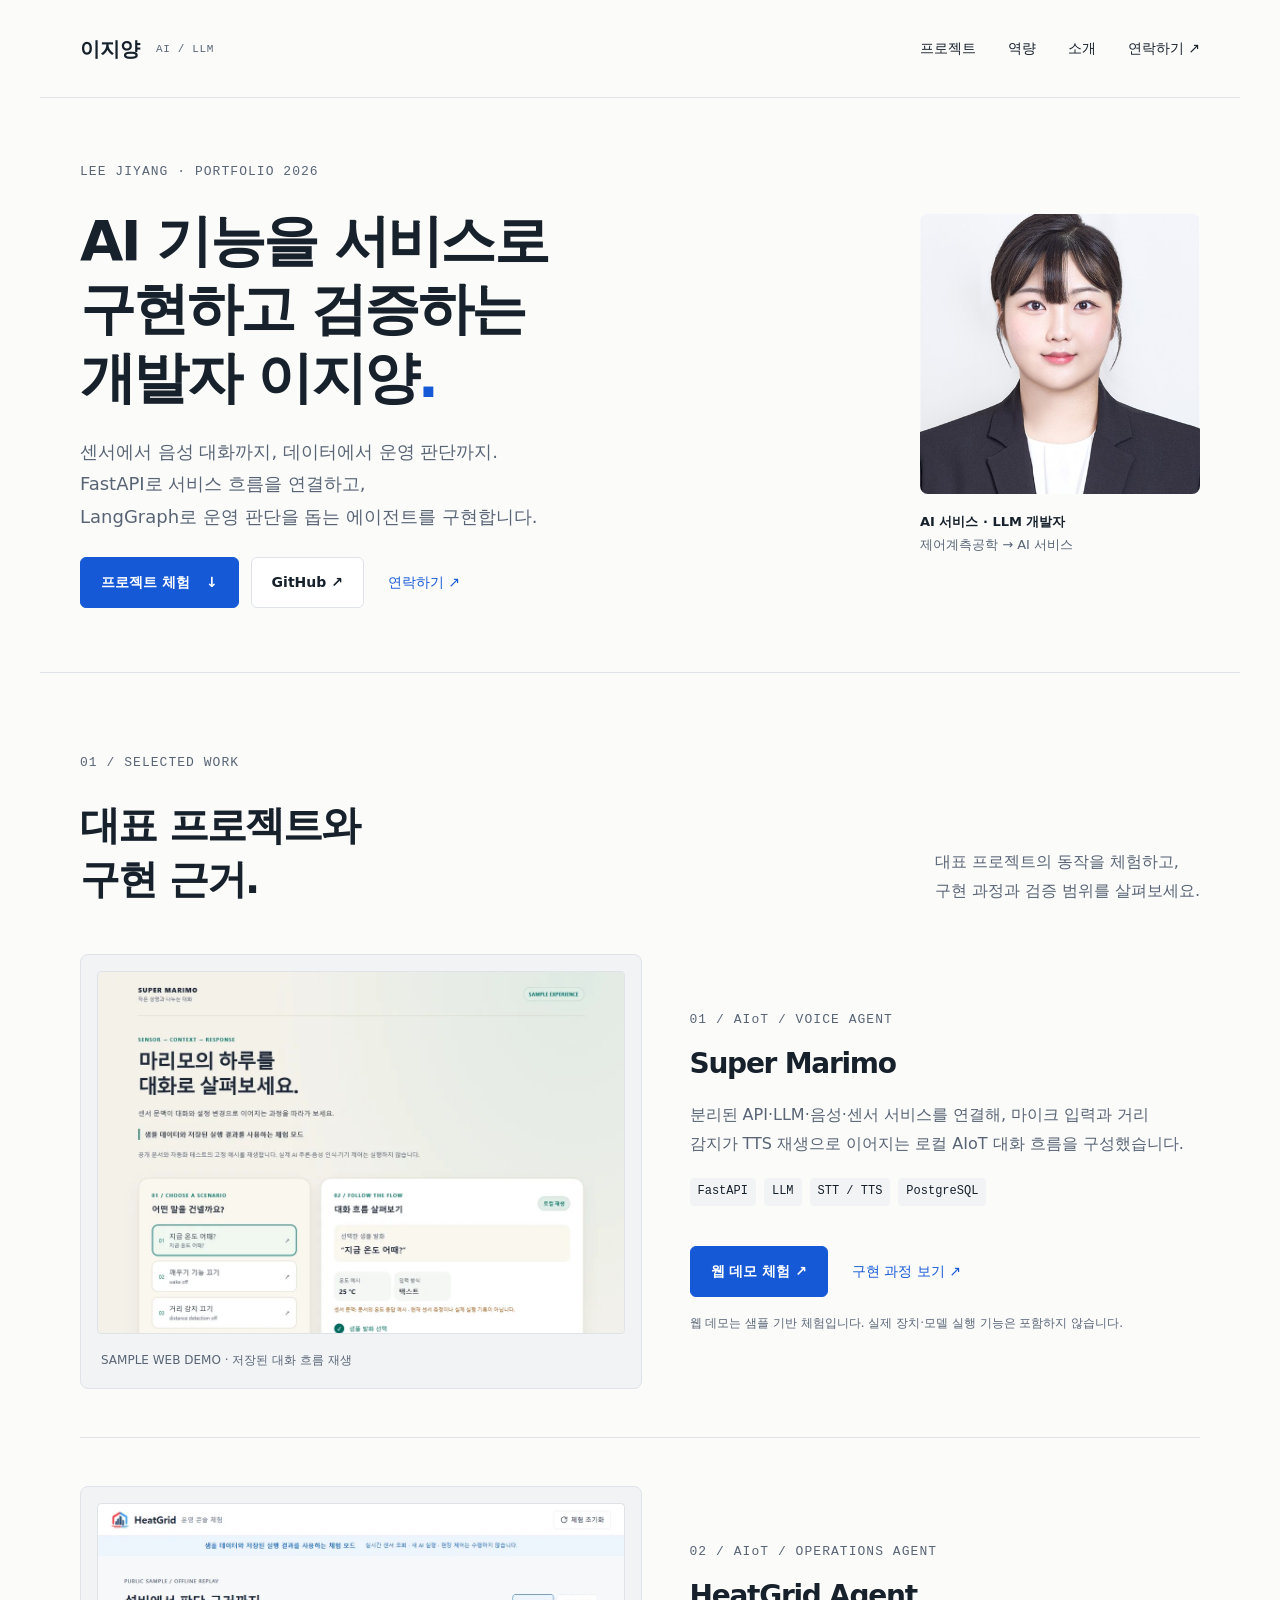
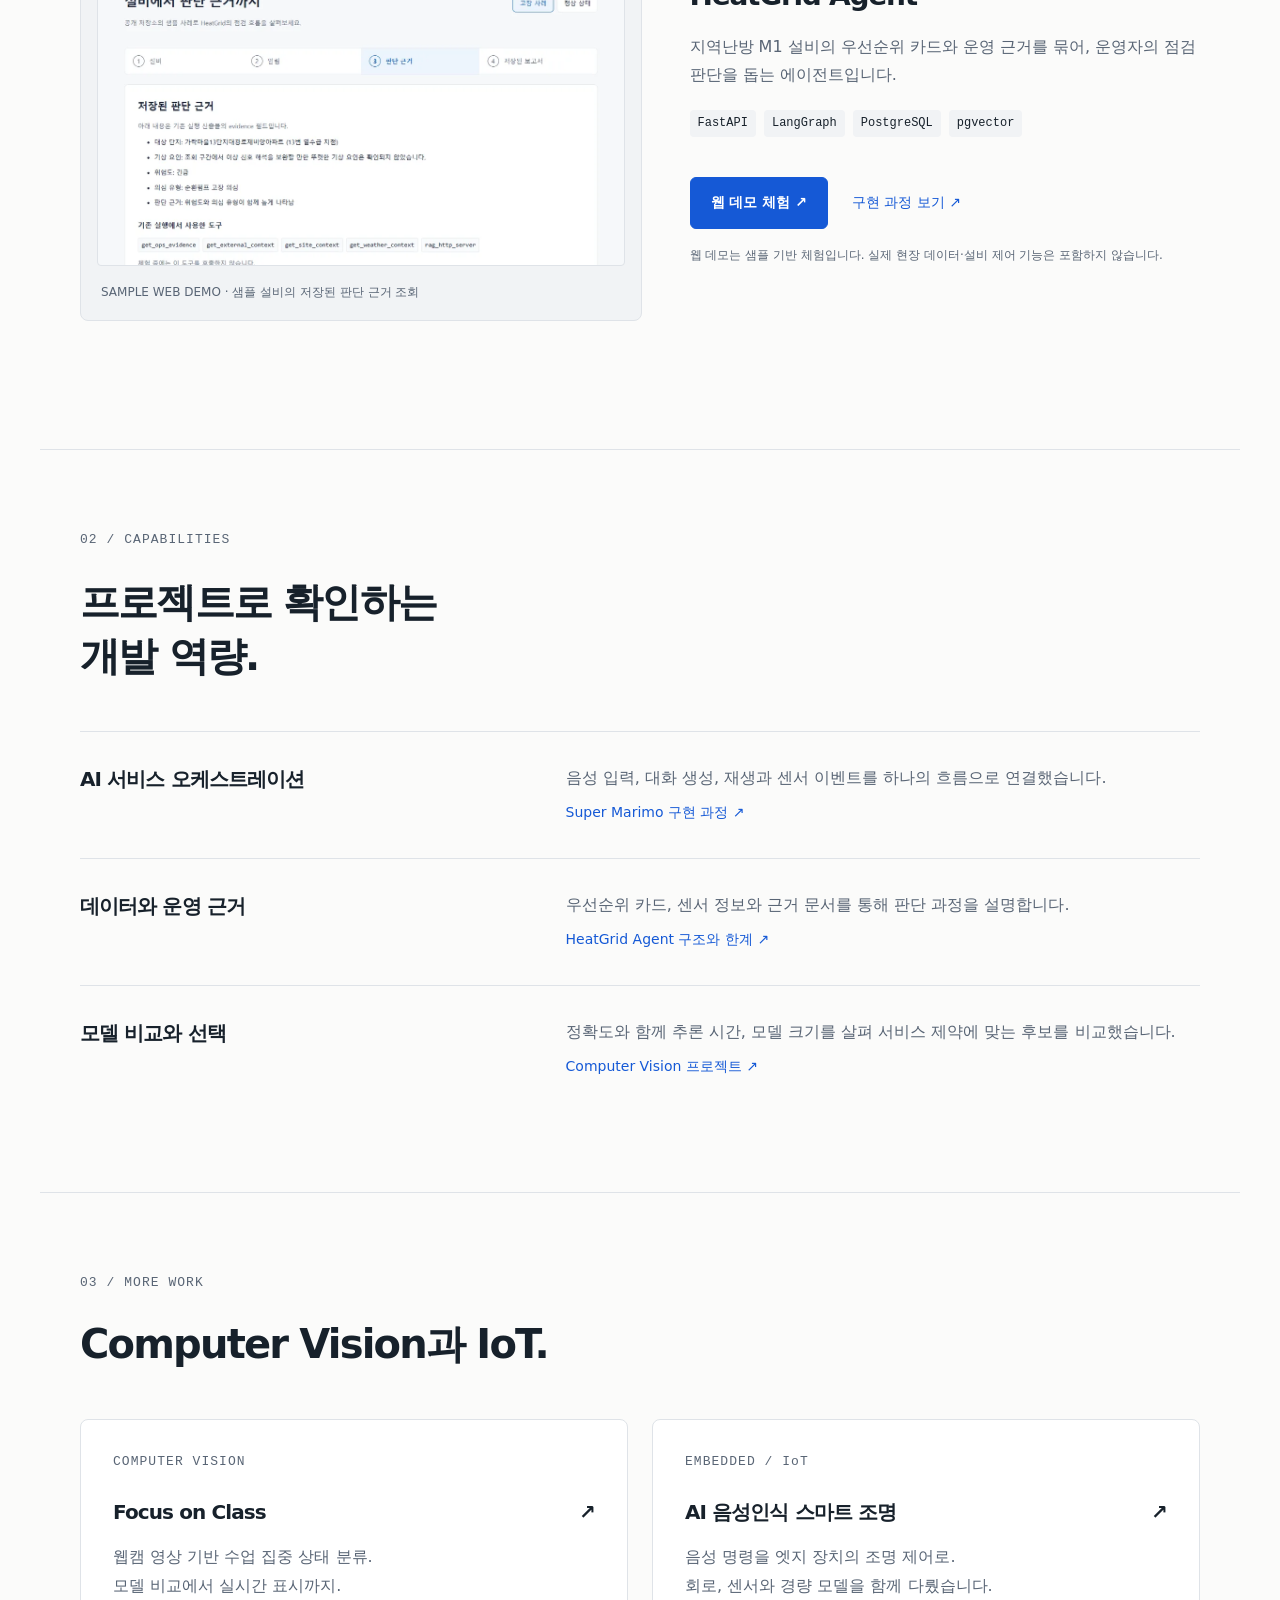
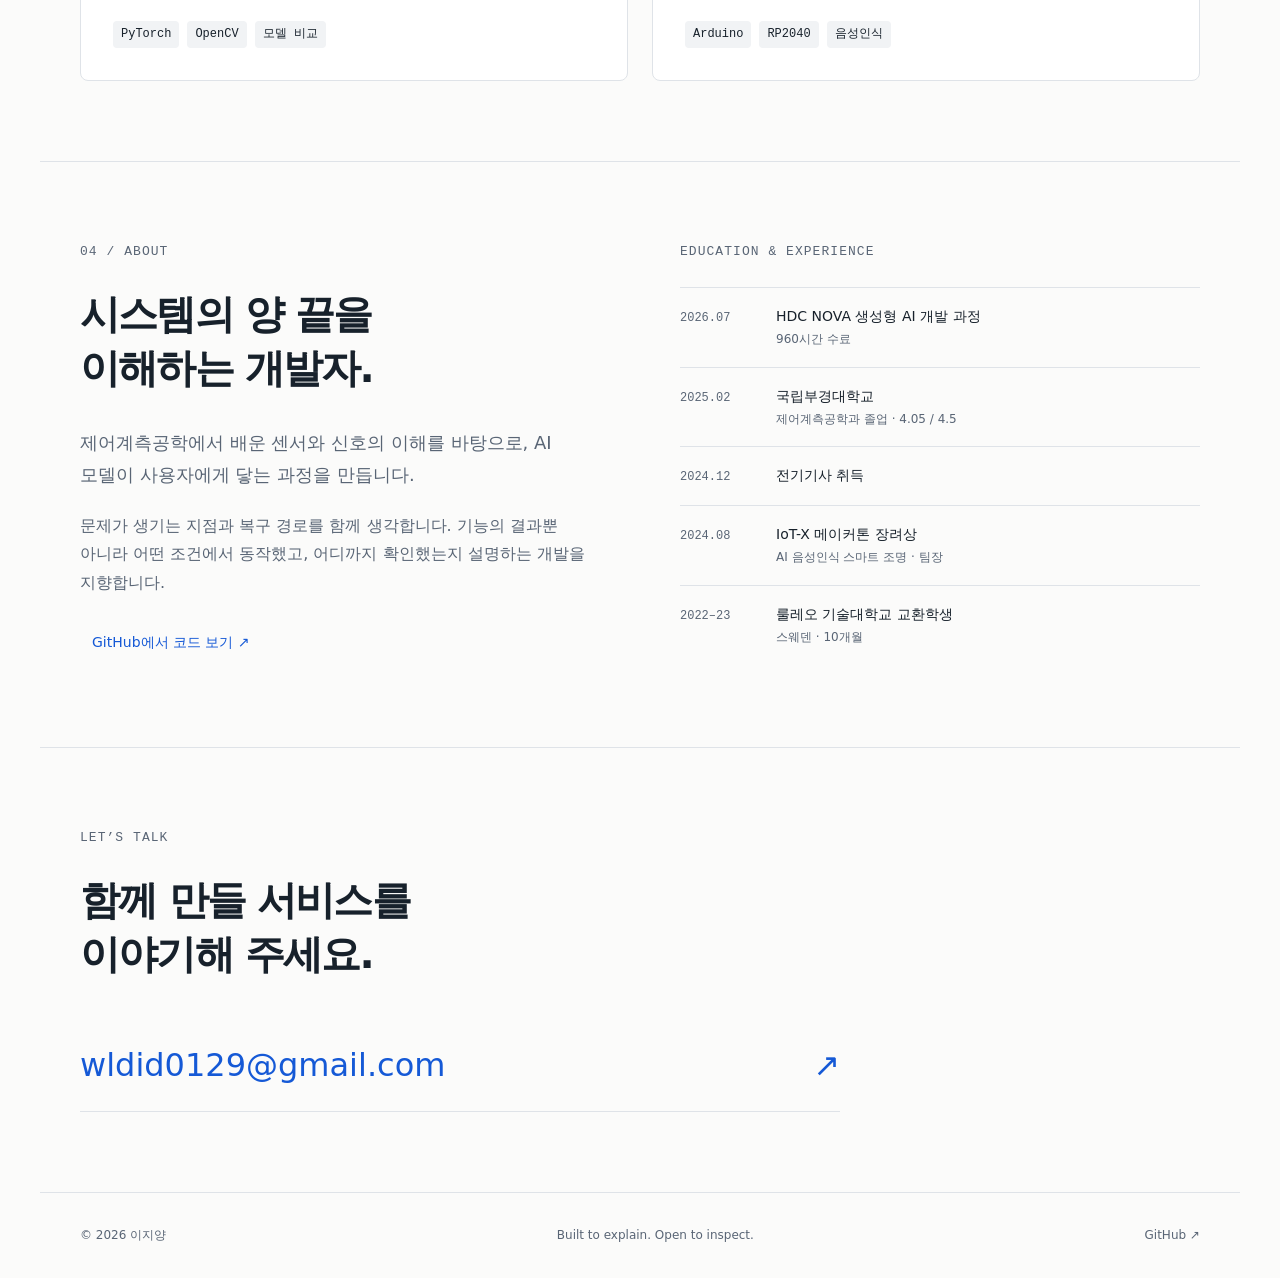
<file: index.html>
<!doctype html>
<html lang="ko"><head><meta charset="utf-8"><meta name="viewport" content="width=device-width,initial-scale=1"><meta name="description" content="AI 기능을 서비스로 구현하고 검증하는 개발자 이지양. AIoT 음성 대화와 운영 판단 지원 프로젝트의 구현 과정과 근거를 소개합니다."><meta name="theme-color" content="#fbfbfa"><link rel="icon" href="assets/favicon.svg" type="image/svg+xml"><link rel="canonical" href="https://jiyang-lee.github.io/"><meta property="og:type" content="website"><meta property="og:locale" content="ko_KR"><meta property="og:title" content="이지양 — AI 서비스 · LLM 개발자"><meta property="og:description" content="AI 기능을 서비스로 구현하고 검증합니다. Super Marimo와 HeatGrid Agent의 구현 과정과 근거를 확인하세요."><meta property="og:url" content="https://jiyang-lee.github.io/"><meta property="og:image" content="https://jiyang-lee.github.io/assets/portrait-720.jpg"><meta name="twitter:card" content="summary"><title>이지양 — AI 서비스 · LLM 개발자</title><link rel="stylesheet" href="assets/styles.css"><script type="module" src="assets/app.js"></script></head><body>
<a class="skip" href="#main">본문으로 건너뛰기</a>
<header class="header wrap"><a class="brand" href="#/">이지양<span>AI / LLM</span></a><nav aria-label="주요 메뉴"><a href="#projects">프로젝트</a><a href="#capabilities">역량</a><a href="#about">소개</a><a href="mailto:wldid0129@gmail.com">연락하기 <span aria-hidden="true">↗</span></a></nav></header>
<main id="main" tabindex="-1"><div id="home">
<section class="hero wrap"><div><p class="eyebrow">LEE JIYANG · PORTFOLIO 2026</p><h1>AI 기능을 서비스로<br>구현하고 검증하는<br>개발자 이지양<span class="blue">.</span></h1><p class="lead">센서에서 음성 대화까지, 데이터에서 운영 판단까지.<br>FastAPI로 서비스 흐름을 연결하고,<br>LangGraph로 운영 판단을 돕는 에이전트를 구현합니다.</p><div class="actions"><a class="button primary" href="#projects">프로젝트 체험 <span aria-hidden="true">↓</span></a><a class="button" href="https://github.com/jiyang-lee">GitHub ↗</a><a class="text-link" href="mailto:wldid0129@gmail.com">연락하기 ↗</a></div></div><figure class="portrait"><img src="assets/portrait-480.jpg" srcset="assets/portrait-240.jpg 240w, assets/portrait-480.jpg 480w, assets/portrait-720.jpg 720w" sizes="(max-width:767px) 136px, 280px" width="480" height="480" alt="이지양의 프로필 사진"><figcaption><span>AI 서비스 · LLM 개발자</span><span>제어계측공학 → AI 서비스</span></figcaption></figure></section>
<section class="section wrap" id="projects"><div class="section-heading"><p class="eyebrow">01 / SELECTED WORK</p><h2>대표 프로젝트와<br>구현 근거.</h2><p>대표 프로젝트의 동작을 체험하고,<br>구현 과정과 검증 범위를 살펴보세요.</p></div><div id="featured"></div></section>
<section class="section wrap" id="capabilities"><div class="section-heading"><p class="eyebrow">02 / CAPABILITIES</p><h2>프로젝트로 확인하는<br>개발 역량.</h2></div><div class="evidence-list"><a class="evidence-row" href="#/projects/super-marimo"><h3>AI 서비스 오케스트레이션</h3><p>음성 입력, 대화 생성, 재생과 센서 이벤트를 하나의 흐름으로 연결했습니다.<span>Super Marimo 구현 과정 ↗</span></p></a><a class="evidence-row" href="#/projects/heatgrid-agent"><h3>데이터와 운영 근거</h3><p>우선순위 카드, 센서 정보와 근거 문서를 통해 판단 과정을 설명합니다.<span>HeatGrid Agent 구조와 한계 ↗</span></p></a><a class="evidence-row" href="#/projects/focus-on-class"><h3>모델 비교와 선택</h3><p>정확도와 함께 추론 시간, 모델 크기를 살펴 서비스 제약에 맞는 후보를 비교했습니다.<span>Computer Vision 프로젝트 ↗</span></p></a></div></section>
<section class="section wrap"><div class="section-heading"><p class="eyebrow">03 / MORE WORK</p><h2>Computer Vision과 IoT.</h2></div><div class="support-grid"><a class="support-card" href="#/projects/focus-on-class"><p class="eyebrow">COMPUTER VISION</p><h3>Focus on Class <span>↗</span></h3><p>웹캠 영상 기반 수업 집중 상태 분류.<br>모델 비교에서 실시간 표시까지.</p><div class="tags"><span>PyTorch</span><span>OpenCV</span><span>모델 비교</span></div></a><a class="support-card" href="#/projects/smart-light"><p class="eyebrow">EMBEDDED / IoT</p><h3>AI 음성인식 스마트 조명 <span>↗</span></h3><p>음성 명령을 엣지 장치의 조명 제어로.<br>회로, 센서와 경량 모델을 함께 다뤘습니다.</p><div class="tags"><span>Arduino</span><span>RP2040</span><span>음성인식</span></div></a></div></section>
<section class="section wrap about" id="about"><div><p class="eyebrow">04 / ABOUT</p><h2>시스템의 양 끝을<br>이해하는 개발자.</h2><p class="lead">제어계측공학에서 배운 센서와 신호의 이해를 바탕으로, AI 모델이 사용자에게 닿는 과정을 만듭니다.</p><p>문제가 생기는 지점과 복구 경로를 함께 생각합니다. 기능의 결과뿐 아니라 어떤 조건에서 동작했고, 어디까지 확인했는지 설명하는 개발을 지향합니다.</p><a class="text-link" href="https://github.com/jiyang-lee">GitHub에서 코드 보기 ↗</a></div><div class="timeline"><p class="eyebrow">EDUCATION & EXPERIENCE</p><dl><div><dt>2026.07</dt><dd>HDC NOVA 생성형 AI 개발 과정<span>960시간 수료</span></dd></div><div><dt>2025.02</dt><dd>국립부경대학교<span>제어계측공학과 졸업 · 4.05 / 4.5</span></dd></div><div><dt>2024.12</dt><dd>전기기사 취득</dd></div><div><dt>2024.08</dt><dd>IoT-X 메이커톤 장려상<span>AI 음성인식 스마트 조명 · 팀장</span></dd></div><div><dt>2022–23</dt><dd>룰레오 기술대학교 교환학생<span>스웨덴 · 10개월</span></dd></div></dl></div></section>
<section class="contact wrap" id="contact"><p class="eyebrow">LET’S TALK</p><h2>함께 만들 서비스를<br>이야기해 주세요.</h2><a href="mailto:wldid0129@gmail.com">wldid0129@gmail.com <span aria-hidden="true">↗</span></a></section>
</div><article id="detail" class="wrap detail" hidden></article></main><footer class="footer wrap"><span>© 2026 이지양</span><span>Built to explain. Open to inspect.</span><a href="https://github.com/jiyang-lee">GitHub ↗</a></footer></body></html>
</file>
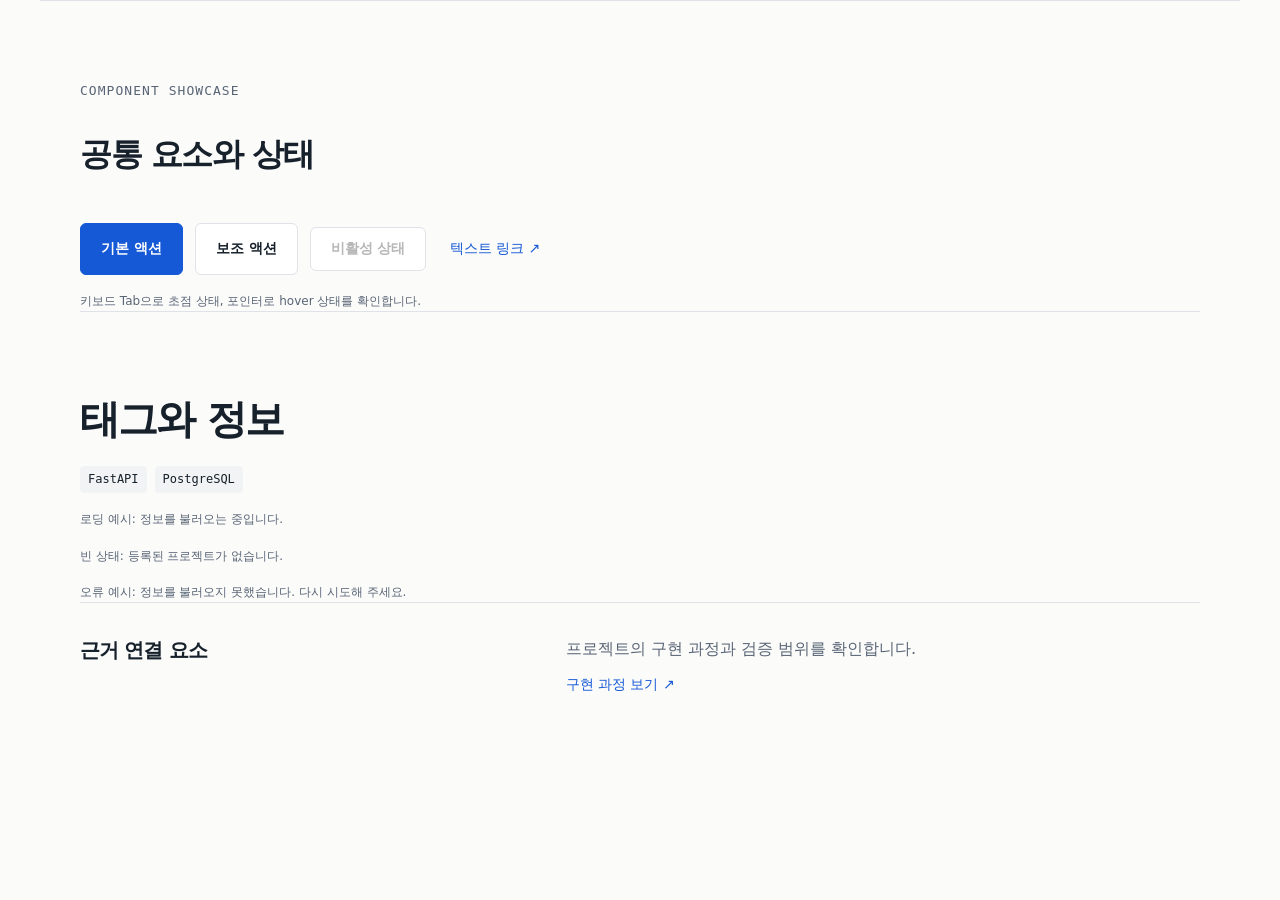
<file: components.html>
<!doctype html><html lang="ko"><head><meta charset="utf-8"><meta name="viewport" content="width=device-width,initial-scale=1"><title>Portfolio component showcase</title><link rel="stylesheet" href="assets/styles.css"></head><body><main class="wrap section"><p class="eyebrow">COMPONENT SHOWCASE</p><h1>공통 요소와 상태</h1><div class="actions"><a class="button primary" href="#examples">기본 액션</a><a class="button" href="#examples">보조 액션</a><button class="button" disabled>비활성 상태</button><a class="text-link" href="#examples">텍스트 링크 ↗</a></div><p class="note">키보드 Tab으로 초점 상태, 포인터로 hover 상태를 확인합니다.</p><section class="section" id="examples"><h2>태그와 정보</h2><div class="tags"><span>FastAPI</span><span>PostgreSQL</span></div><p class="note" role="status">로딩 예시: 정보를 불러오는 중입니다.</p><p class="note">빈 상태: 등록된 프로젝트가 없습니다.</p><p class="note" role="alert">오류 예시: 정보를 불러오지 못했습니다. 다시 시도해 주세요.</p><a class="evidence-row" href="index.html#/projects/super-marimo"><h3>근거 연결 요소</h3><p>프로젝트의 구현 과정과 검증 범위를 확인합니다.<span>구현 과정 보기 ↗</span></p></a></section></main></body></html>
</file>
<file: assets/styles.css>
:root{--canvas:#fbfbfa;--surface:#fff;--inset:#f1f3f5;--ink:#17212b;--muted:#596575;--line:#dfe3e8;--blue:#1559d6;--blue-hover:#1046ac;--wash:#eaf1ff;--s1:4px;--s2:8px;--s3:12px;--s4:16px;--s5:20px;--s6:24px;--s8:32px;--s10:40px;--s12:48px;--s16:64px;--s20:80px;--s24:96px;--caption:13px;--body:16px;--lead:18px;--subhead:20px;--project:28px;--radius:8px;--button-radius:6px;--content:1120px;--reading:760px;--font:Pretendard,'Apple SD Gothic Neo','Malgun Gothic',system-ui,sans-serif;--mono:ui-monospace,Consolas,monospace}

*{box-sizing:border-box}
html{scroll-behavior:smooth;scroll-padding-top:var(--s6)}
body{margin:0;background:var(--canvas);color:var(--ink);font:var(--body)/1.8 var(--font);word-break:keep-all;overflow-wrap:anywhere}
a{color:inherit;text-decoration:none}
button,a{ -webkit-tap-highlight-color:transparent}
a:focus-visible,button:focus-visible{outline:3px solid var(--blue);outline-offset:5px}
a:hover{color:var(--blue)}
a:active{opacity:.72}
img{display:block;max-width:100%}
h1,h2,h3,p,figure{margin:0}
h1,h2,h3{font-weight:650;letter-spacing:-.045em}
h2{font-size:clamp(28px,3.2vw,40px);line-height:1.35}
h3{font-size:var(--subhead);line-height:1.5}
.wrap{max-width:calc(var(--content) + var(--s20));padding-inline:var(--s10);margin-inline:auto}
.header{display:flex;justify-content:space-between;align-items:center;padding-block:var(--s6);gap:var(--s6);border-bottom:1px solid var(--line)}
.brand{font-size:var(--subhead);font-weight:700;display:flex;gap:var(--s4);align-items:center}
.brand span{font:11px var(--mono);letter-spacing:.06em;color:var(--muted)}
nav{display:flex;gap:var(--s8);align-items:center}
nav a{font-size:14px;padding-block:var(--s3)}
.eyebrow{font:var(--caption)/1.6 var(--mono);letter-spacing:.08em;color:var(--muted);margin-bottom:var(--s6)}
.hero{padding-block:var(--s16);display:grid;grid-template-columns:1fr 280px;gap:var(--s20);align-items:center}
.hero h1{font-size:clamp(34px,4.4vw,56px);line-height:1.22}
.blue{color:var(--blue)}
.lead{font-size:var(--lead);line-height:1.8;color:var(--muted);margin-top:var(--s8)}
.actions{display:flex;align-items:center;flex-wrap:wrap;gap:var(--s3);margin-top:var(--s10)}
.button{display:inline-flex;align-items:center;justify-content:center;gap:var(--s4);min-height:44px;padding:var(--s3) var(--s5);border:1px solid var(--line);background:var(--surface);border-radius:var(--button-radius);font-size:14px;font-weight:600;transition:opacity 150ms,color 150ms,background-color 150ms}
.button.primary{background:var(--blue);color:var(--surface);border-color:var(--blue)}
.button.primary:hover{background:var(--blue-hover)}
.button:hover{border-color:var(--blue)}
.text-link{display:inline-block;padding:var(--s3);color:var(--blue);font-size:14px}
.text-link:hover{text-decoration:underline}
.portrait{padding-top:0}
.portrait img{width:280px;height:auto;aspect-ratio:1;object-fit:cover;border-radius:var(--radius)}
.portrait figcaption{display:flex;flex-direction:column;padding-top:var(--s4);font-size:var(--caption);color:var(--muted)}
.portrait figcaption span:first-child{color:var(--ink);font-weight:600}
.section{padding-block:var(--s20);border-top:1px solid var(--line)}
.section-heading{display:grid;grid-template-columns:1fr 1fr;gap:var(--s6);margin-bottom:var(--s12);align-items:end}
.section-heading .eyebrow{grid-column:1/-1;margin-bottom:0}
.section-heading>p:last-child:not(.eyebrow){justify-self:end;color:var(--muted)}
.feature{display:grid;grid-template-columns:1.1fr 1fr;gap:var(--s12);padding-block:var(--s12);border-top:1px solid var(--line);align-items:center}
.feature:first-child{padding-top:0;border-top:0}
.feature h3{font-size:var(--project);margin-bottom:var(--s4)}
.feature .summary{color:var(--muted);margin-bottom:var(--s5)}
.feature .eyebrow{margin-bottom:var(--s3)}
.tags{display:flex;flex-wrap:wrap;gap:var(--s2);margin-top:var(--s5)}
.tags span{background:var(--inset);padding:var(--s1) var(--s2);font:12px/1.6 var(--mono);border-radius:var(--s1)}
.preview{background:var(--inset);border:1px solid var(--line);border-radius:var(--radius);padding:var(--s8);min-height:300px;display:flex;flex-direction:column;justify-content:center}
.preview img{border-radius:var(--s1);width:100%;height:auto}
.preview .eyebrow{font-size:11px}
.flow{display:grid;gap:var(--s3)}
.flow div{display:flex;justify-content:space-between;gap:var(--s4);padding:var(--s3) var(--s4);background:var(--surface);border:1px solid var(--line);border-radius:var(--s1);font-size:14px}
.flow span{color:var(--muted);font-size:12px}
.flow-caption{font-size:12px;color:var(--muted);margin-top:var(--s4)}
.note{font-size:12px;line-height:1.7;color:var(--muted);margin-top:var(--s4)}
.evidence-row{display:grid;grid-template-columns:1fr 1.45fr;gap:var(--s12);padding-block:var(--s8);border-top:1px solid var(--line)}
.evidence-row p{color:var(--muted)}
.evidence-row span{display:block;color:var(--blue);font-size:14px;margin-top:var(--s2)}
.support-grid{display:grid;grid-template-columns:1fr 1fr;gap:var(--s6)}
.support-card{padding:var(--s8);background:var(--surface);border:1px solid var(--line);border-radius:var(--radius)}
.support-card h3{display:flex;justify-content:space-between;gap:var(--s4);margin-bottom:var(--s4)}
.support-card p:not(.eyebrow){color:var(--muted)}
.about{display:grid;grid-template-columns:1fr 1fr;gap:var(--s20)}
.about p:not(.eyebrow){margin-bottom:var(--s5);color:var(--muted)}
.timeline dl{margin:0}
.timeline dl>div{display:grid;grid-template-columns:80px 1fr;gap:var(--s4);padding-block:var(--s4);border-top:1px solid var(--line)}
.timeline dt{font:12px/1.8 var(--mono);color:var(--muted);padding-top:var(--s1)}
.timeline dd{margin:0;font-size:14px}
.timeline dd span{display:block;color:var(--muted);font-size:12px}
.contact{padding-block:var(--s20);border-top:1px solid var(--line)}
.contact>a{display:flex;justify-content:space-between;max-width:var(--reading);font-size:clamp(18px,3vw,32px);margin-top:var(--s10);color:var(--blue);padding-block:var(--s4);border-bottom:1px solid var(--line)}
.footer{display:flex;justify-content:space-between;gap:var(--s6);border-top:1px solid var(--line);padding-block:var(--s8);font-size:12px;color:var(--muted)}
.skip{position:absolute;top:-100px;left:var(--s4);padding:var(--s4);background:var(--surface);z-index:10}
.skip:focus{top:var(--s4)}
[hidden]{display:none!important}
.detail{padding-block:var(--s16)}
.detail .back{display:inline-block;color:var(--blue);padding-block:var(--s3);margin-bottom:var(--s10)}
.detail h1{font-size:clamp(34px,5vw,56px);line-height:1.25;max-width:var(--reading)}
.detail .intro{max-width:var(--reading)}
.detail-body{max-width:var(--reading);margin-top:var(--s16)}
.detail-section{padding-block:var(--s10);border-top:1px solid var(--line)}
.detail-section h2{font-size:var(--subhead);margin-bottom:var(--s5)}
.detail-section p,.detail-section li{color:var(--muted)}
.detail-section ul{padding-left:var(--s5)}
.source-link{color:var(--blue);text-decoration:underline;text-underline-offset:4px}
.detail-nav{display:flex;gap:var(--s6);flex-wrap:wrap;margin-top:var(--s12)}

@media(max-width:767px){.wrap{padding-inline:var(--s6)}
.header{flex-wrap:wrap;padding-block:var(--s5);gap:var(--s3)}
.brand{width:100%;justify-content:space-between}
nav{width:100%;justify-content:space-between;gap:var(--s2)}
nav a{font-size:13px}
.hero{padding-block:var(--s16);grid-template-columns:1fr;gap:var(--s10)}
.hero h1{font-size:clamp(34px,7.6vw,56px)}
.hero .lead br{display:none}
.portrait{padding-top:0;display:flex;align-items:center;gap:var(--s6)}
.portrait img{width:136px}
.portrait figcaption{padding:0}
.actions{gap:var(--s2)}
.section{padding-block:var(--s16)}
.section-heading{grid-template-columns:1fr;gap:var(--s5);margin-bottom:var(--s8)}
.section-heading>p:last-child:not(.eyebrow){justify-self:start}
.feature{grid-template-columns:1fr;gap:var(--s8);padding-block:var(--s10)}
.preview{min-height:260px;padding:var(--s6)}
.evidence-row{grid-template-columns:1fr;gap:var(--s3)}
.support-grid,.about{grid-template-columns:1fr;gap:var(--s8)}
.support-card{padding:var(--s6)}
.footer{flex-wrap:wrap}
.footer span:nth-child(2){display:none}
.contact{padding-block:var(--s16)}
.detail{padding-block:var(--s10)}
}

@media(prefers-reduced-motion:reduce){html{scroll-behavior:auto}
*{transition:none!important}
}



.hero .lead{margin-top:var(--s6)}
.hero .actions{margin-top:var(--s6)}

.screenshot{padding:var(--s4);min-height:0}
.screenshot>a{display:block;border:1px solid var(--line);border-radius:var(--s1);overflow:hidden}
.screenshot img{aspect-ratio:16/11;object-fit:cover;object-position:top}
.screenshot figcaption{padding-inline:var(--s1)}
.detail-flow{max-width:var(--reading);margin-top:var(--s12);padding:var(--s6);background:var(--inset);border:1px solid var(--line);border-radius:var(--radius)}
.detail-flow .eyebrow{margin-bottom:var(--s4)}
</file>
